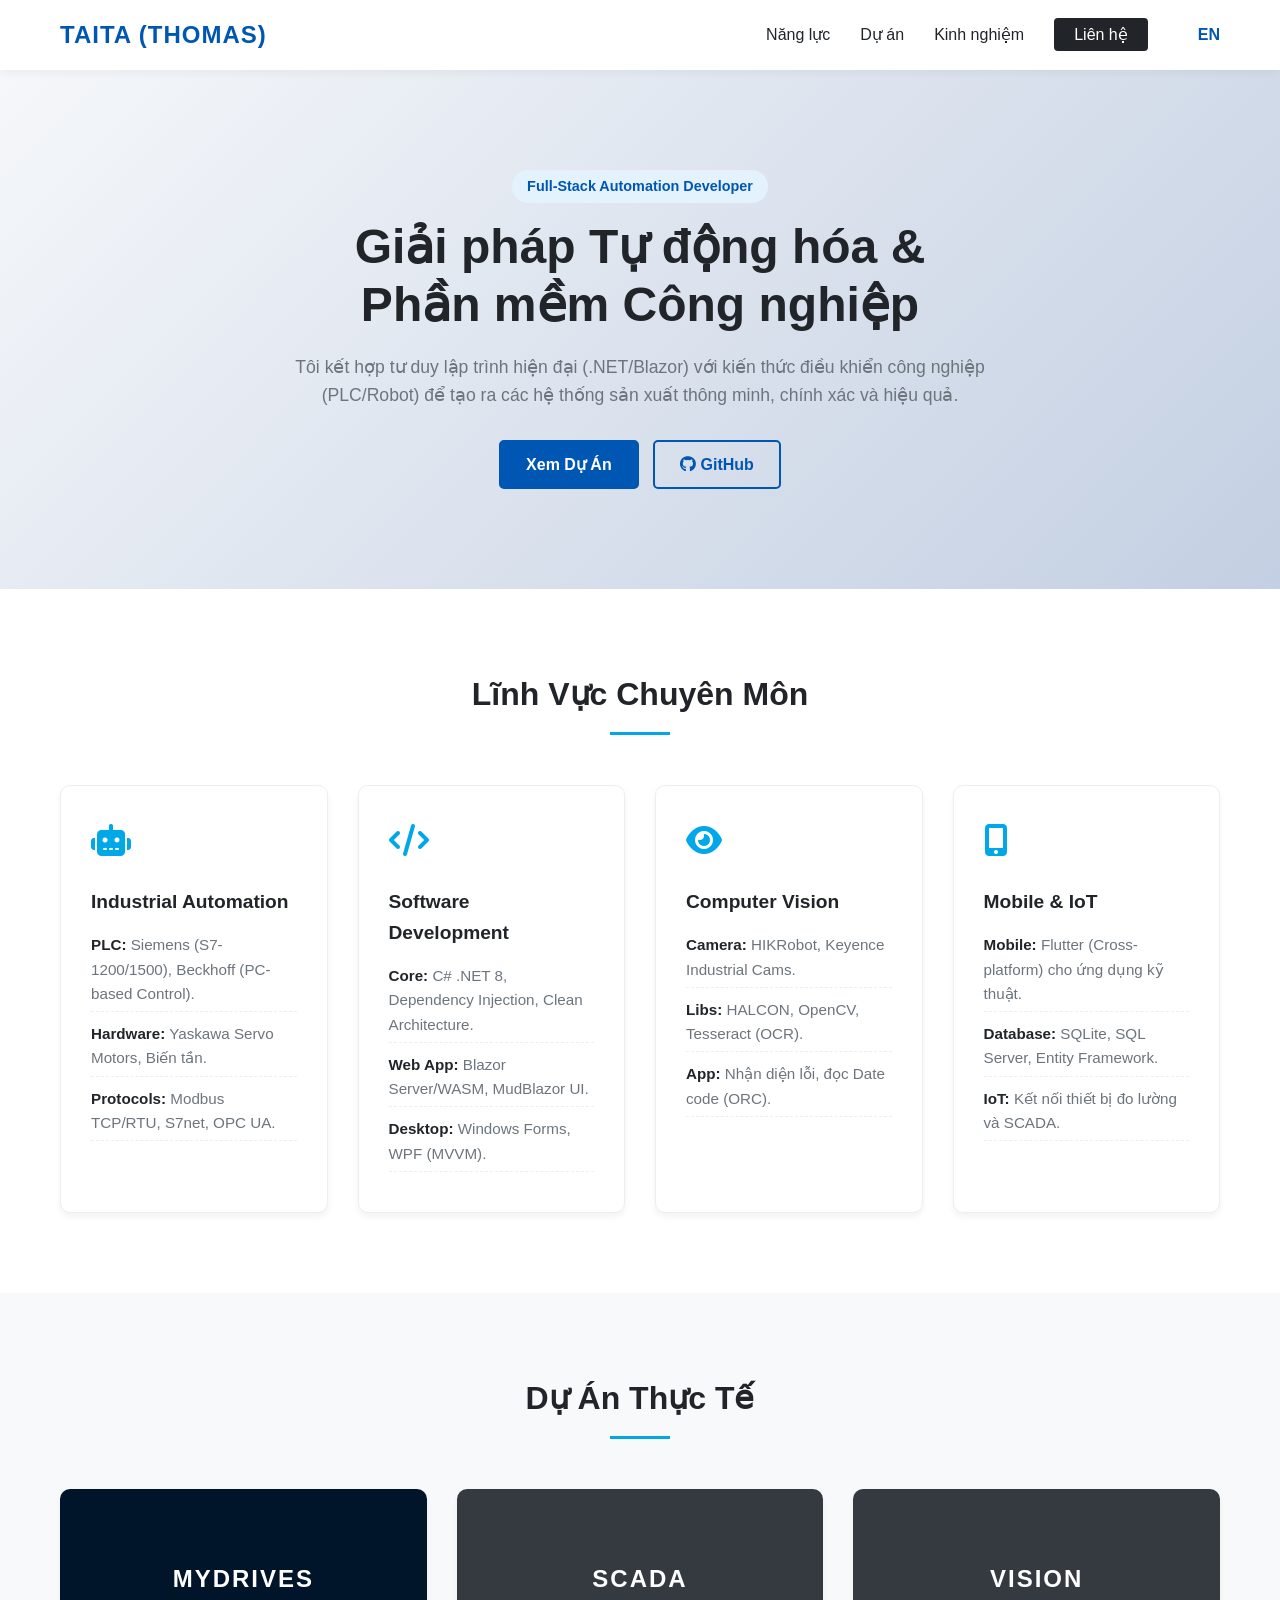
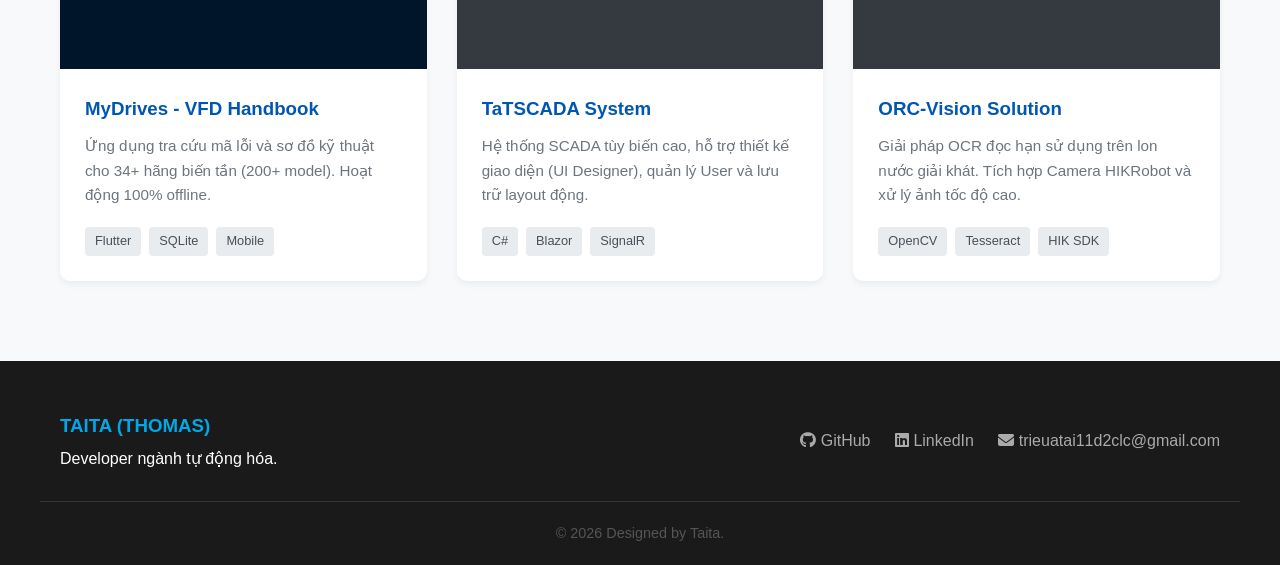
<file: index.html>
<!DOCTYPE html>
<html lang="vi">
<head>
    <meta charset="UTF-8">
    <meta name="viewport" content="width=device-width, initial-scale=1.0">
    <title>Taita (Thomas) | Automation & Software Solutions</title>
    <link rel="stylesheet" href="style.css">
    <link rel="stylesheet" href="https://cdnjs.cloudflare.com/ajax/libs/font-awesome/6.4.0/css/all.min.css">
</head>
<body>

    <nav class="navbar">
        <div class="container nav-container">
            <div class="logo">TAITA (THOMAS)</div>
            <ul class="nav-links">
                <li><a href="#about"><span class="vi">Năng lực</span><span class="en">Skills</span></a></li>
                <li><a href="#projects"><span class="vi">Dự án</span><span class="en">Projects</span></a></li>
                <li><a href="#experience"><span class="vi">Kinh nghiệm</span><span class="en">Experience</span></a></li>
                <li><a href="#contact" class="btn-contact"><span class="vi">Liên hệ</span><span class="en">Contact</span></a></li>
                <li onclick="toggleLang()" style="cursor:pointer; font-weight:bold; color:var(--primary-color); list-style:none; margin-left:20px;">
                    <span class="vi">EN</span><span class="en">VI</span>
                </li>
            </ul>
        </div>
    </nav>

    <header class="hero">
        <div class="container hero-content">
            <span class="badge">Full-Stack Automation Developer</span>
            <h1>
                <span class="vi">Giải pháp Tự động hóa &<br>Phần mềm Công nghiệp</span>
                <span class="en">Automation &<br>Industrial Software Solutions</span>
            </h1>
            <p>
                <span class="vi">Tôi kết hợp tư duy lập trình hiện đại (.NET/Blazor) với kiến thức điều khiển công nghiệp (PLC/Robot) để tạo ra các hệ thống sản xuất thông minh, chính xác và hiệu quả.</span>
                <span class="en">I combine modern programming (.NET/Blazor) with industrial control expertise (PLC/Robot) to create smart, precise, and efficient production systems.</span>
            </p>
            <div class="hero-btns">
                <a href="#projects" class="btn btn-primary"><span class="vi">Xem Dự Án</span><span class="en">View Projects</span></a>
                <a href="https://github.com/Tai-trieua" target="_blank" class="btn btn-outline"><i class="fab fa-github"></i> GitHub</a>
            </div>
        </div>
    </header>

    <section id="about" class="section-light">
        <div class="container">
            <h2 class="section-title"><span class="vi">Lĩnh Vực Chuyên Môn</span><span class="en">Areas of Expertise</span></h2>
            <div class="skills-grid">
                <div class="skill-card">
                    <div class="icon-box"><i class="fas fa-robot"></i></div>
                    <h3>Industrial Automation</h3>
                    <ul class="skill-list">
                        <li><strong>PLC:</strong> Siemens (S7-1200/1500), Beckhoff (PC-based Control).</li>
                        <li><strong>Hardware:</strong> Yaskawa Servo Motors, Biến tần.</li>
                        <li><strong>Protocols:</strong> Modbus TCP/RTU, S7net, OPC UA.</li>
                    </ul>
                </div>
                <div class="skill-card">
                    <div class="icon-box"><i class="fas fa-code"></i></div>
                    <h3>Software Development</h3>
                    <ul class="skill-list">
                        <li><strong>Core:</strong> C# .NET 8, Dependency Injection, Clean Architecture.</li>
                        <li><strong>Web App:</strong> Blazor Server/WASM, MudBlazor UI.</li>
                        <li><strong>Desktop:</strong> Windows Forms, WPF (MVVM).</li>
                    </ul>
                </div>
                <div class="skill-card">
                    <div class="icon-box"><i class="fas fa-eye"></i></div>
                    <h3>Computer Vision</h3>
                    <ul class="skill-list">
                        <li><strong>Camera:</strong> HIKRobot, Keyence Industrial Cams.</li>
                        <li><strong>Libs:</strong> HALCON, OpenCV, Tesseract (OCR).</li>
                        <li><strong>App:</strong> Nhận diện lỗi, đọc Date code (ORC).</li>
                    </ul>
                </div>
                <div class="skill-card">
                    <div class="icon-box"><i class="fas fa-mobile-alt"></i></div>
                    <h3>Mobile & IoT</h3>
                    <ul class="skill-list">
                        <li><strong>Mobile:</strong> Flutter (Cross-platform) cho ứng dụng kỹ thuật.</li>
                        <li><strong>Database:</strong> SQLite, SQL Server, Entity Framework.</li>
                        <li><strong>IoT:</strong> Kết nối thiết bị đo lường và SCADA.</li>
                    </ul>
                </div>
            </div>
        </div>
    </section>

    <section id="projects" class="section-gray">
        <div class="container">
            <h2 class="section-title"><span class="vi">Dự Án Thực Tế</span><span class="en">Real-world Projects</span></h2>
            <div class="project-grid">
                
                <!-- TÍCH HỢP MỚI: MyDrives-VFDHelp -->
                <div class="project-card">
                    <div class="card-img" style="background:#001529;">MYDRIVES</div>
                    <div class="card-body">
                        <h3>MyDrives - VFD Handbook</h3>
                        <p class="desc">
                            <span class="vi">Ứng dụng tra cứu mã lỗi và sơ đồ kỹ thuật cho 34+ hãng biến tần (200+ model). Hoạt động 100% offline.</span>
                            <span class="en">Handbook app for error codes and technical diagrams of 34+ VFD brands (200+ models). Works 100% offline.</span>
                        </p>
                        <div class="tech-stack">
                            <span>Flutter</span><span>SQLite</span><span>Mobile</span>
                        </div>
                    </div>
                </div>

                <div class="project-card">
                    <div class="card-img">SCADA</div>
                    <div class="card-body">
                        <h3>TaTSCADA System</h3>
                        <p class="desc">
                            <span class="vi">Hệ thống SCADA tùy biến cao, hỗ trợ thiết kế giao diện (UI Designer), quản lý User và lưu trữ layout động.</span>
                            <span class="en">Highly customizable SCADA system, supporting UI Designer, User management and dynamic layouts.</span>
                        </p>
                        <div class="tech-stack">
                            <span>C#</span><span>Blazor</span><span>SignalR</span>
                        </div>
                    </div>
                </div>

                <div class="project-card">
                    <div class="card-img">VISION</div>
                    <div class="card-body">
                        <h3>ORC-Vision Solution</h3>
                        <p class="desc">
                            <span class="vi">Giải pháp OCR đọc hạn sử dụng trên lon nước giải khát. Tích hợp Camera HIKRobot và xử lý ảnh tốc độ cao.</span>
                            <span class="en">OCR solution for reading expiration dates on beverage cans. Integrated HIKRobot Camera and high-speed processing.</span>
                        </p>
                        <div class="tech-stack">
                            <span>OpenCV</span><span>Tesseract</span><span>HIK SDK</span>
                        </div>
                    </div>
                </div>

                <!-- Các dự án khác giữ nguyên cấu trúc tương tự... -->

            </div>
        </div>
    </section>

    <footer id="contact">
        <div class="container footer-content">
            <div class="footer-left">
                <h3>TAITA (THOMAS)</h3>
                <p><span class="vi">Developer ngành tự động hóa.</span><span class="en">Automation Developer.</span></p>
            </div>
            <div class="footer-social">
                <a href="https://github.com/Tai-trieua" target="_blank"><i class="fab fa-github"></i> GitHub</a>
                <a href="https://www.linkedin.com/in/triệu-a-tài-thomas-23a715a3/" target="_blank"><i class="fab fa-linkedin"></i> LinkedIn</a>
                <a href="mailto:trieuatai11d2clc@gmail.com"><i class="fas fa-envelope"></i> trieuatai11d2clc@gmail.com</a>
            </div>
        </div>
        <div class="footer-bottom">
            <p>&copy; 2026 Designed by Taita.</p>
        </div>
    </footer>

    <script>
        function toggleLang() {
            const isEn = document.body.classList.toggle('lang-en');
            localStorage.setItem('preferred-lang', isEn ? 'en' : 'vi');
            updateDisplay();
        }

        function updateDisplay() {
            const isEn = document.body.classList.contains('lang-en');
            document.querySelectorAll('.vi').forEach(el => el.style.display = isEn ? 'none' : 'inline');
            document.querySelectorAll('.en').forEach(el => el.style.display = isEn ? 'inline' : 'none');
            // Đặc biệt cho thẻ p cần display block
            document.querySelectorAll('p .vi, p .en, h1 .vi, h1 .en').forEach(el => {
                if (el.style.display !== 'none') el.style.display = 'block';
            });
        }

        // Khởi tạo ngôn ngữ
        if (localStorage.getItem('preferred-lang') === 'en') {
            document.body.classList.add('lang-en');
        }
        updateDisplay();
    </script>
</body>
</html>
</file>
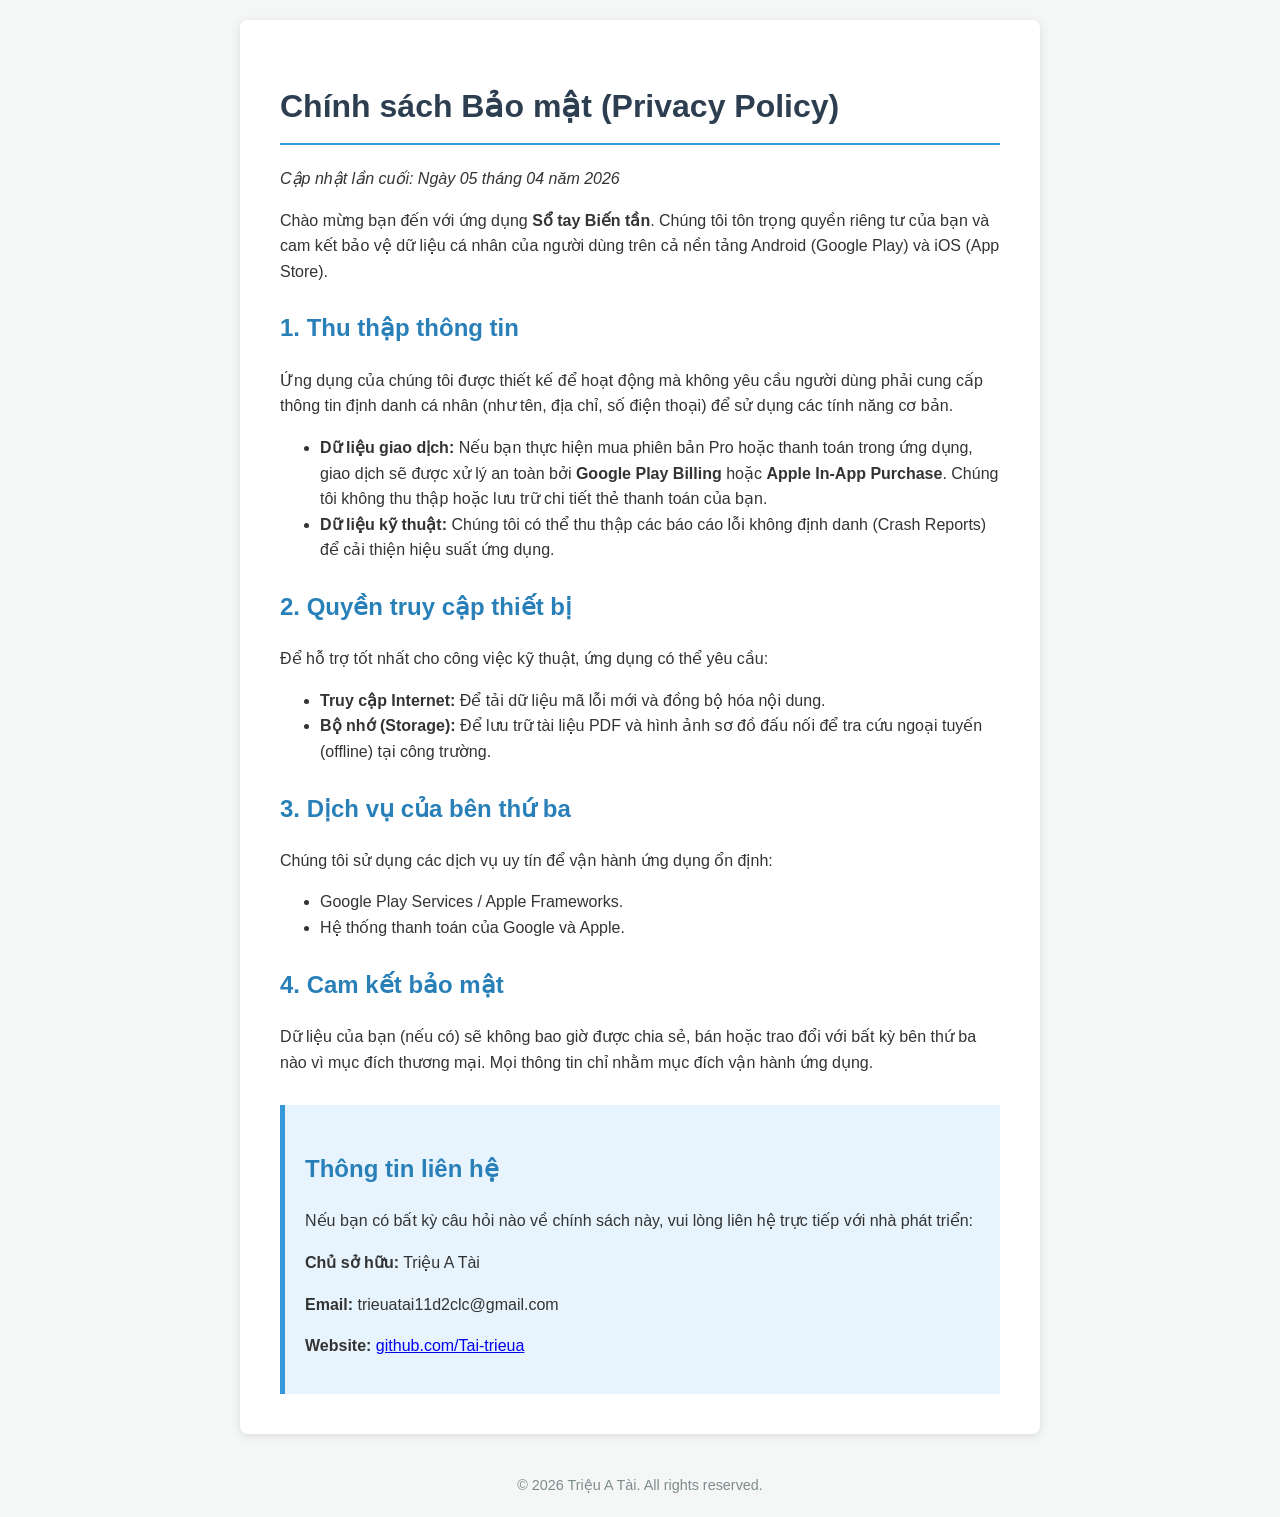
<file: privacy.html>
<!DOCTYPE html>
<html lang="vi">
<head>
    <meta charset="UTF-8">
    <meta name="viewport" content="width=device-width, initial-scale=1.0">
    <title>Chính sách bảo mật - Sổ tay Biến tần</title>
    <style>
        body { font-family: 'Segoe UI', Tahoma, Geneva, Verdana, sans-serif; line-height: 1.6; color: #333; max-width: 800px; margin: 0 auto; padding: 20px; background-color: #f4f7f6; }
        .container { background: #fff; padding: 40px; border-radius: 8px; box-shadow: 0 2px 10px rgba(0,0,0,0.1); }
        h1 { color: #2c3e50; border-bottom: 2px solid #3498db; padding-bottom: 10px; }
        h2 { color: #2980b9; margin-top: 25px; }
        p { margin-bottom: 15px; }
        ul { margin-bottom: 15px; }
        .contact-info { background: #e8f4fd; padding: 20px; border-left: 5px solid #3498db; margin-top: 30px; }
        footer { text-align: center; margin-top: 40px; font-size: 0.9em; color: #7f8c8d; }
    </style>
</head>
<body>

<div class="container">
    <h1>Chính sách Bảo mật (Privacy Policy)</h1>
    <p><em>Cập nhật lần cuối: Ngày 05 tháng 04 năm 2026</em></p>

    <p>Chào mừng bạn đến với ứng dụng <strong>Sổ tay Biến tần</strong>. Chúng tôi tôn trọng quyền riêng tư của bạn và cam kết bảo vệ dữ liệu cá nhân của người dùng trên cả nền tảng Android (Google Play) và iOS (App Store).</p>

    <h2>1. Thu thập thông tin</h2>
    <p>Ứng dụng của chúng tôi được thiết kế để hoạt động mà không yêu cầu người dùng phải cung cấp thông tin định danh cá nhân (như tên, địa chỉ, số điện thoại) để sử dụng các tính năng cơ bản.</p>
    <ul>
        <li><strong>Dữ liệu giao dịch:</strong> Nếu bạn thực hiện mua phiên bản Pro hoặc thanh toán trong ứng dụng, giao dịch sẽ được xử lý an toàn bởi <strong>Google Play Billing</strong> hoặc <strong>Apple In-App Purchase</strong>. Chúng tôi không thu thập hoặc lưu trữ chi tiết thẻ thanh toán của bạn.</li>
        <li><strong>Dữ liệu kỹ thuật:</strong> Chúng tôi có thể thu thập các báo cáo lỗi không định danh (Crash Reports) để cải thiện hiệu suất ứng dụng.</li>
    </ul>

    <h2>2. Quyền truy cập thiết bị</h2>
    <p>Để hỗ trợ tốt nhất cho công việc kỹ thuật, ứng dụng có thể yêu cầu:</p>
    <ul>
        <li><strong>Truy cập Internet:</strong> Để tải dữ liệu mã lỗi mới và đồng bộ hóa nội dung.</li>
        <li><strong>Bộ nhớ (Storage):</strong> Để lưu trữ tài liệu PDF và hình ảnh sơ đồ đấu nối để tra cứu ngoại tuyến (offline) tại công trường.</li>
    </ul>

    <h2>3. Dịch vụ của bên thứ ba</h2>
    <p>Chúng tôi sử dụng các dịch vụ uy tín để vận hành ứng dụng ổn định:</p>
    <ul>
        <li>Google Play Services / Apple Frameworks.</li>
        <li>Hệ thống thanh toán của Google và Apple.</li>
    </ul>

    <h2>4. Cam kết bảo mật</h2>
    <p>Dữ liệu của bạn (nếu có) sẽ không bao giờ được chia sẻ, bán hoặc trao đổi với bất kỳ bên thứ ba nào vì mục đích thương mại. Mọi thông tin chỉ nhằm mục đích vận hành ứng dụng.</p>

    <div class="contact-info">
        <h2>Thông tin liên hệ</h2>
        <p>Nếu bạn có bất kỳ câu hỏi nào về chính sách này, vui lòng liên hệ trực tiếp với nhà phát triển:</p>
        <p><strong>Chủ sở hữu:</strong> Triệu A Tài</p>
        <p><strong>Email:</strong> trieuatai11d2clc@gmail.com</p>
        <p><strong>Website:</strong> <a href="https://github.com/Tai-trieua" target="_blank">github.com/Tai-trieua</a></p>
    </div>
</div>

<footer>
    &copy; 2026 Triệu A Tài. All rights reserved.
</footer>

</body>
</html>
</file>
<file: style.css>
/* --- VARIABLES & RESET --- */
:root {
    --primary-color: #0056b3; /* Xanh đậm doanh nghiệp */
    --secondary-color: #00a8e8; /* Xanh sáng điểm nhấn */
    --bg-light: #ffffff;
    --bg-gray: #f8f9fa;
    --text-dark: #212529;
    --text-gray: #6c757d;
    --card-shadow: 0 4px 6px rgba(0,0,0,0.05);
    --card-hover: 0 10px 15px rgba(0,0,0,0.1);
}

* { margin: 0; padding: 0; box-sizing: border-box; font-family: 'Segoe UI', Roboto, Helvetica, Arial, sans-serif; }
body { background-color: var(--bg-light); color: var(--text-dark); line-height: 1.6; }
a { text-decoration: none; color: inherit; transition: 0.3s; }
ul { list-style: none; }

.container { max-width: 1200px; margin: 0 auto; padding: 0 20px; }
.btn { display: inline-block; padding: 10px 25px; border-radius: 5px; font-weight: 600; cursor: pointer; }
.btn-primary { background: var(--primary-color); color: #fff; border: 2px solid var(--primary-color); }
.btn-primary:hover { background: #004494; border-color: #004494; }
.btn-outline { background: transparent; color: var(--primary-color); border: 2px solid var(--primary-color); margin-left: 10px; }
.btn-outline:hover { background: var(--primary-color); color: #fff; }

/* --- NAVBAR --- */
.navbar { background: #fff; box-shadow: 0 2px 10px rgba(0,0,0,0.05); position: sticky; top: 0; z-index: 1000; }
.nav-container { display: flex; justify-content: space-between; align-items: center; height: 70px; }
.logo { font-size: 1.5rem; font-weight: 800; color: var(--primary-color); letter-spacing: 1px; }
.nav-links { display: flex; gap: 30px; }
.nav-links a { font-weight: 500; color: var(--text-dark); }
.nav-links a:hover { color: var(--secondary-color); }
.btn-contact { padding: 8px 20px; background: var(--text-dark); color: #fff !important; border-radius: 4px; }

/* --- HERO SECTION --- */
.hero { padding: 100px 0; background: linear-gradient(135deg, #f5f7fa 0%, #c3cfe2 100%); text-align: center; }
.badge { background: #e3f2fd; color: var(--primary-color); padding: 5px 15px; border-radius: 20px; font-size: 0.9rem; font-weight: 600; display: inline-block; margin-bottom: 15px; }
.hero h1 { font-size: 3rem; margin-bottom: 20px; color: var(--text-dark); line-height: 1.2; }
.hero p { max-width: 700px; margin: 0 auto 30px; color: var(--text-gray); font-size: 1.1rem; }

/* --- SECTIONS COMMON --- */
.section-light { padding: 80px 0; background: #fff; }
.section-gray { padding: 80px 0; background: var(--bg-gray); }
.section-title { text-align: center; font-size: 2rem; margin-bottom: 50px; position: relative; padding-bottom: 15px; }
.section-title::after { content: ''; position: absolute; bottom: 0; left: 50%; transform: translateX(-50%); width: 60px; height: 3px; background: var(--secondary-color); }

/* --- SKILLS GRID --- */
.skills-grid { display: grid; grid-template-columns: repeat(auto-fit, minmax(250px, 1fr)); gap: 30px; }
.skill-card { background: #fff; padding: 30px; border-radius: 10px; box-shadow: var(--card-shadow); border: 1px solid #eee; transition: 0.3s; }
.skill-card:hover { transform: translateY(-5px); box-shadow: var(--card-hover); border-color: var(--secondary-color); }
.icon-box { font-size: 2rem; color: var(--secondary-color); margin-bottom: 20px; }
.skill-card h3 { margin-bottom: 15px; font-size: 1.2rem; }
.skill-list li { margin-bottom: 10px; font-size: 0.95rem; color: var(--text-gray); border-bottom: 1px dashed #eee; padding-bottom: 5px; }
.skill-list strong { color: var(--text-dark); }

/* --- PROJECT GRID --- */
.project-grid { display: grid; grid-template-columns: repeat(auto-fit, minmax(320px, 1fr)); gap: 30px; }
.project-card { background: #fff; border-radius: 10px; overflow: hidden; box-shadow: var(--card-shadow); transition: 0.3s; display: flex; flex-direction: column; }
.project-card:hover { transform: translateY(-5px); box-shadow: var(--card-hover); }
.card-img { height: 180px; background: #343a40; color: #fff; display: flex; align-items: center; justify-content: center; font-size: 1.5rem; font-weight: bold; letter-spacing: 2px; }
.card-body { padding: 25px; flex-grow: 1; display: flex; flex-direction: column; }
.card-body h3 { margin-bottom: 10px; color: var(--primary-color); }
.desc { color: var(--text-gray); font-size: 0.95rem; margin-bottom: 20px; flex-grow: 1; }
.tech-stack { display: flex; flex-wrap: wrap; gap: 8px; }
.tech-stack span { background: #e9ecef; color: #495057; padding: 4px 10px; border-radius: 4px; font-size: 0.8rem; font-weight: 500; }

/* --- FOOTER --- */
footer { background: #1a1a1a; color: #fff; padding: 50px 0 20px; }
.footer-content { display: flex; justify-content: space-between; align-items: center; flex-wrap: wrap; border-bottom: 1px solid #333; padding-bottom: 30px; margin-bottom: 20px; }
.footer-left h3 { color: var(--secondary-color); margin-bottom: 5px; }
.footer-social a { color: #aaa; margin-left: 20px; font-size: 1rem; }
.footer-social a:hover { color: #fff; }
.footer-bottom { text-align: center; color: #555; font-size: 0.9rem; }

/* Mobile Responsive */
@media (max-width: 768px) {
    .hero h1 { font-size: 2rem; }
    .nav-links { display: none; } /* Đơn giản hóa cho mobile demo */
    .footer-content { flex-direction: column; text-align: center; gap: 20px; }
    .footer-social a { margin: 0 10px; }
}
/* Đa ngôn ngữ */
.en {
    display: none;
}

.lang-en .en {
    display: inline;
}

.lang-en .vi {
    display: none;
}

/* Đảm bảo các đoạn mô tả dài vẫn giữ đúng định dạng block */
p span.vi, p span.en {
    display: block;
}
</file>
